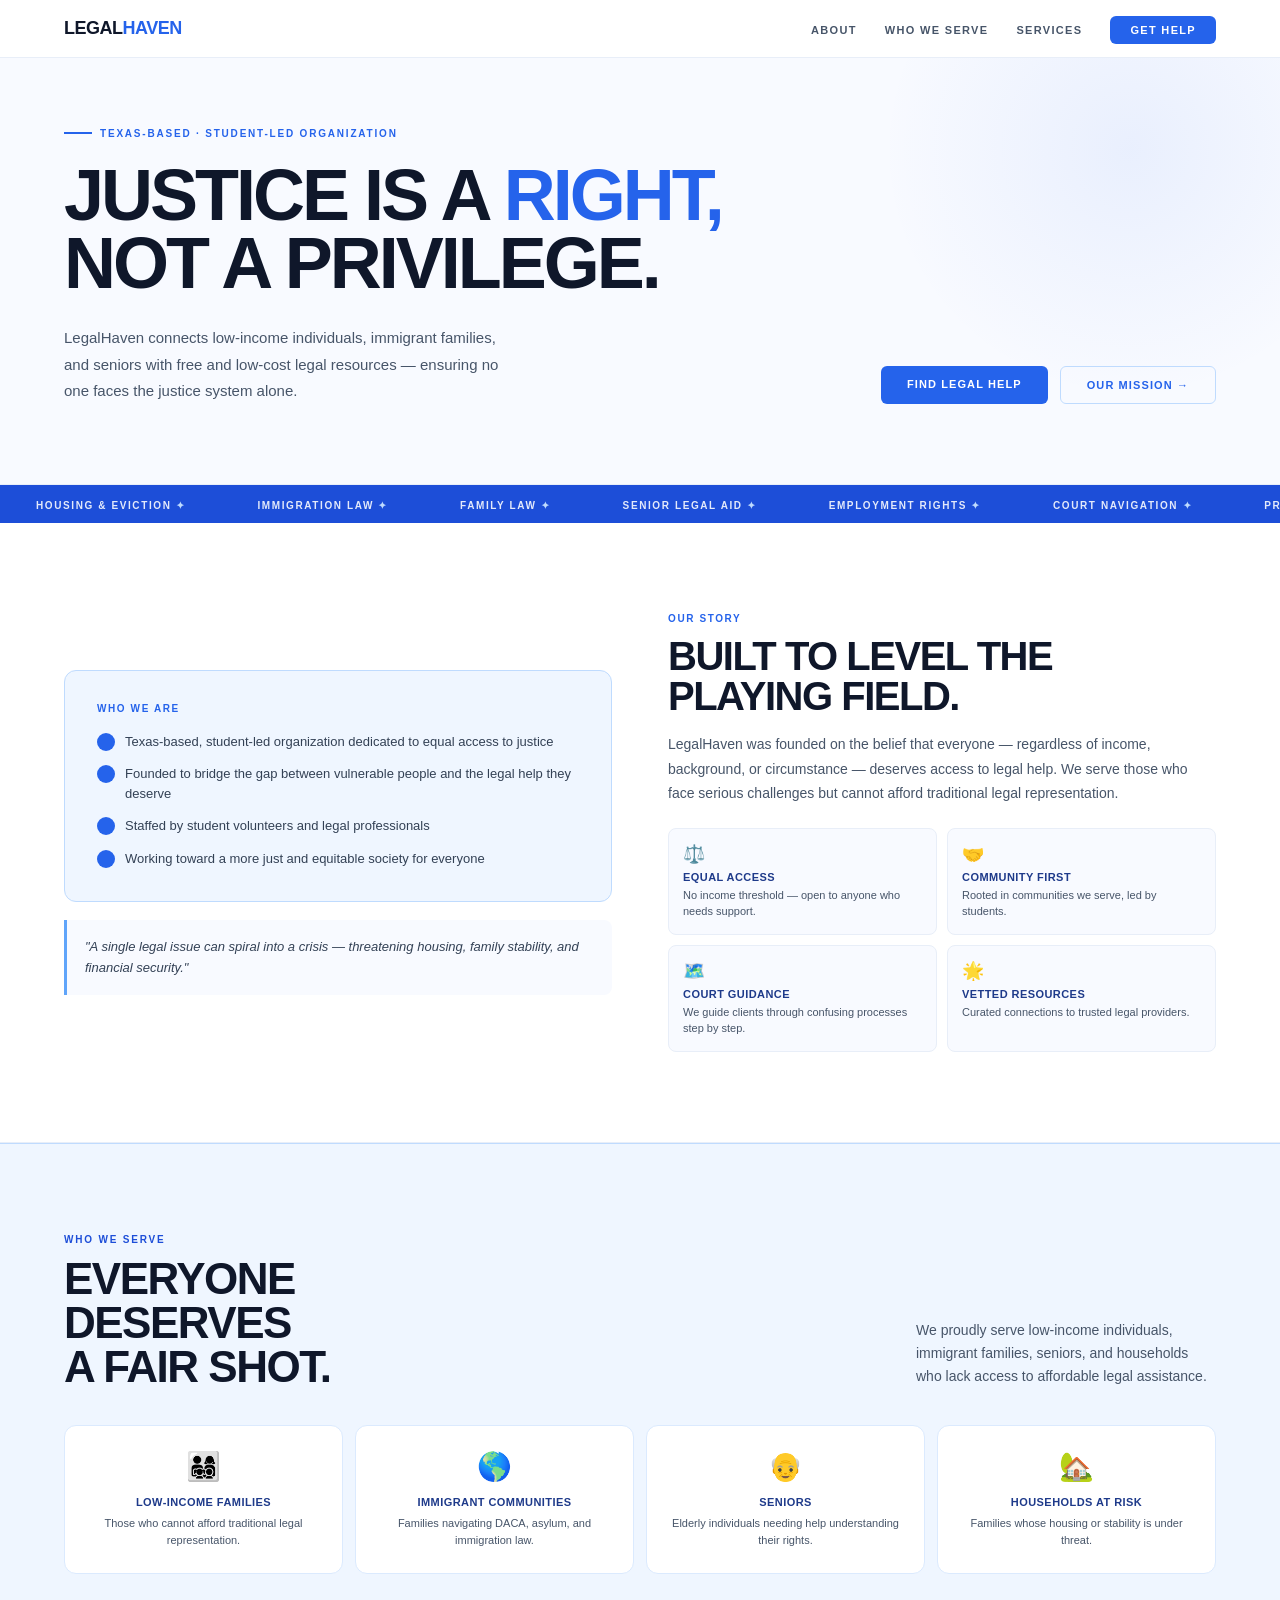
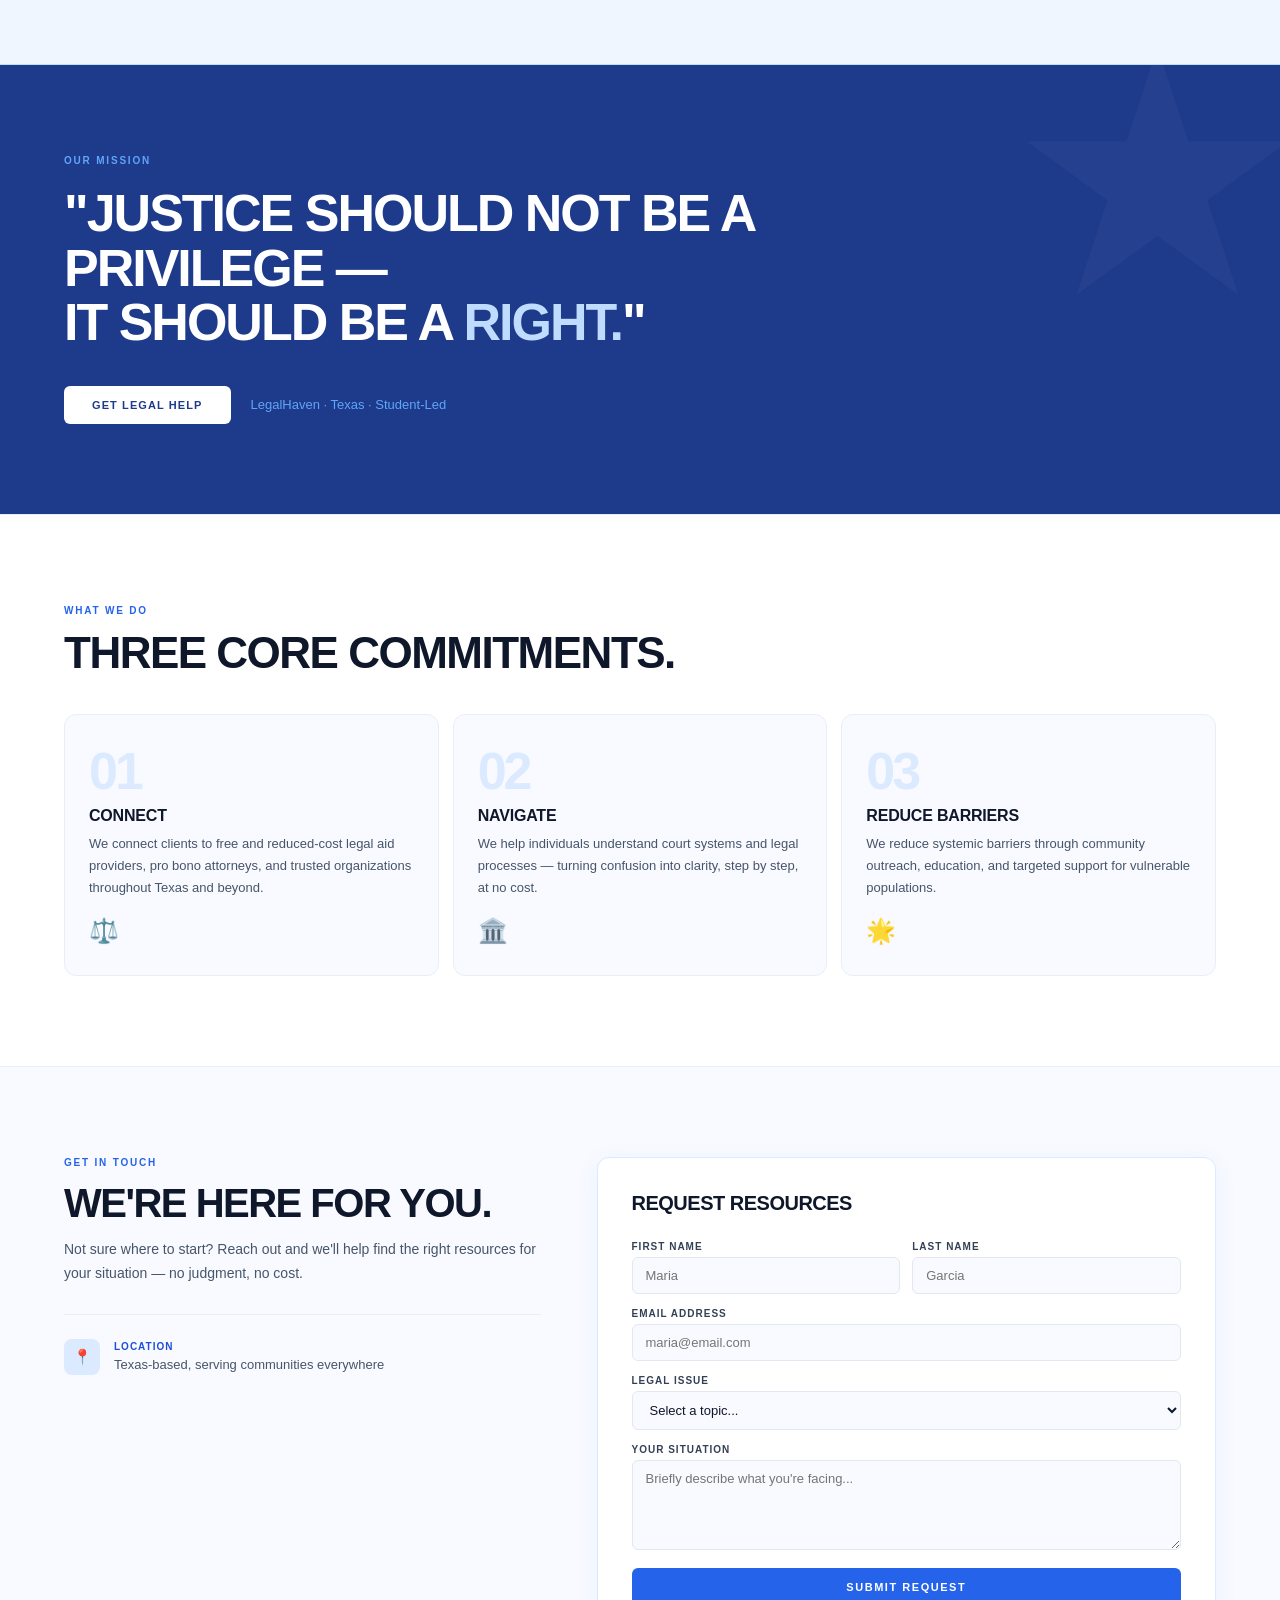
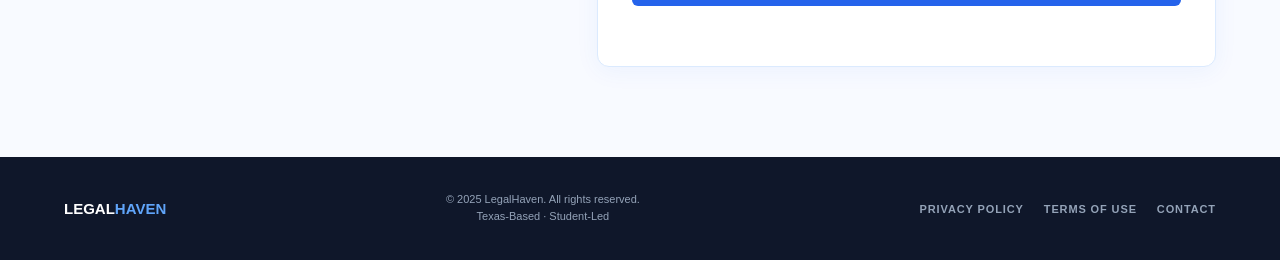
<file: legalhaven-github/index.html>
<!DOCTYPE html>
<html lang="en">
<head>
  <meta charset="UTF-8" />
  <meta name="viewport" content="width=device-width, initial-scale=1.0"/>
  <meta name="description" content="LegalHaven is a Texas-based student-led organization dedicated to ensuring that every person has access to the legal help they need."/>
  <meta property="og:title" content="LegalHaven — Justice for Everyone"/>
  <meta property="og:description" content="Free and low-cost legal resources for everyone. Student-led organization based in Texas."/>
  <meta property="og:type" content="website"/>
  <title>LegalHaven — Justice for Everyone</title>
  <link rel="stylesheet" href="assets/css/styles.css"/>
</head>
<body>

  <nav id="navbar">
    <a href="#" class="nav-logo">Legal<em>Haven</em></a>
    <button class="nav-toggle" id="navToggle" aria-label="Toggle navigation" aria-expanded="false">&#9776;</button>
    <ul class="nav-links" id="navLinks">
      <li><a href="#about">About</a></li>
      <li><a href="#serve">Who We Serve</a></li>
      <li><a href="#services">Services</a></li>
      <li><a href="#contact" class="nav-btn">Get Help</a></li>
    </ul>
  </nav>

  <section id="hero">
    <div class="hero-eyebrow">Texas-Based · Student-Led Organization</div>
    <h1>Justice Is A <span class="blue">Right,</span><br>Not A Privilege.</h1>
    <div class="hero-sub-row">
      <p class="hero-sub">LegalHaven connects low-income individuals, immigrant families, and seniors with free and low-cost legal resources — ensuring no one faces the justice system alone.</p>
      <div class="hero-btns">
        <a href="#services" class="btn-blue">Find Legal Help</a>
        <a href="#about" class="btn-outline">Our Mission →</a>
      </div>
    </div>
  </section>

  <div class="marquee" aria-hidden="true">
    <div class="marquee-inner">
      <span class="marquee-item">Housing &amp; Eviction <span class="marquee-sep">✦</span></span>
      <span class="marquee-item">Immigration Law <span class="marquee-sep">✦</span></span>
      <span class="marquee-item">Family Law <span class="marquee-sep">✦</span></span>
      <span class="marquee-item">Senior Legal Aid <span class="marquee-sep">✦</span></span>
      <span class="marquee-item">Employment Rights <span class="marquee-sep">✦</span></span>
      <span class="marquee-item">Court Navigation <span class="marquee-sep">✦</span></span>
      <span class="marquee-item">Pro Bono Referrals <span class="marquee-sep">✦</span></span>
      <span class="marquee-item">Community Outreach <span class="marquee-sep">✦</span></span>
      <span class="marquee-item">Housing &amp; Eviction <span class="marquee-sep">✦</span></span>
      <span class="marquee-item">Immigration Law <span class="marquee-sep">✦</span></span>
      <span class="marquee-item">Family Law <span class="marquee-sep">✦</span></span>
      <span class="marquee-item">Senior Legal Aid <span class="marquee-sep">✦</span></span>
      <span class="marquee-item">Employment Rights <span class="marquee-sep">✦</span></span>
      <span class="marquee-item">Court Navigation <span class="marquee-sep">✦</span></span>
      <span class="marquee-item">Pro Bono Referrals <span class="marquee-sep">✦</span></span>
      <span class="marquee-item">Community Outreach <span class="marquee-sep">✦</span></span>
    </div>
  </div>

  <section id="about">
    <div class="about-left reveal">
      <div class="about-card">
        <div class="about-card-label">Who We Are</div>
        <ul class="about-list">
          <li>Texas-based, student-led organization dedicated to equal access to justice</li>
          <li>Founded to bridge the gap between vulnerable people and the legal help they deserve</li>
          <li>Staffed by student volunteers and legal professionals</li>
          <li>Working toward a more just and equitable society for everyone</li>
        </ul>
      </div>
      <div class="about-quote">
        <p>"A single legal issue can spiral into a crisis — threatening housing, family stability, and financial security."</p>
      </div>
    </div>
    <div class="about-right reveal">
      <div class="about-right-label">Our Story</div>
      <h2>Built To Level The Playing Field.</h2>
      <p>LegalHaven was founded on the belief that everyone — regardless of income, background, or circumstance — deserves access to legal help. We serve those who face serious challenges but cannot afford traditional legal representation.</p>
      <div class="value-grid">
        <div class="value-item"><div class="icon">⚖️</div><h4>Equal Access</h4><p>No income threshold — open to anyone who needs support.</p></div>
        <div class="value-item"><div class="icon">🤝</div><h4>Community First</h4><p>Rooted in communities we serve, led by students.</p></div>
        <div class="value-item"><div class="icon">🗺️</div><h4>Court Guidance</h4><p>We guide clients through confusing processes step by step.</p></div>
        <div class="value-item"><div class="icon">🌟</div><h4>Vetted Resources</h4><p>Curated connections to trusted legal providers.</p></div>
      </div>
    </div>
  </section>

  <section id="serve">
    <div class="serve-top reveal">
      <div>
        <div class="serve-eyebrow">Who We Serve</div>
        <h2>Everyone<br>Deserves<br>A Fair Shot.</h2>
      </div>
      <p>We proudly serve low-income individuals, immigrant families, seniors, and households who lack access to affordable legal assistance.</p>
    </div>
    <div class="serve-grid">
      <div class="serve-card reveal"><span class="serve-emoji">👨‍👩‍👧‍👦</span><h3>Low-Income Families</h3><p>Those who cannot afford traditional legal representation.</p></div>
      <div class="serve-card reveal"><span class="serve-emoji">🌎</span><h3>Immigrant Communities</h3><p>Families navigating DACA, asylum, and immigration law.</p></div>
      <div class="serve-card reveal"><span class="serve-emoji">👴</span><h3>Seniors</h3><p>Elderly individuals needing help understanding their rights.</p></div>
      <div class="serve-card reveal"><span class="serve-emoji">🏡</span><h3>Households at Risk</h3><p>Families whose housing or stability is under threat.</p></div>
    </div>
  </section>

  <section id="mission">
    <div class="reveal">
      <div class="mission-label">Our Mission</div>
      <h2>"Justice Should Not Be A Privilege —<br>It Should Be A <em>Right.</em>"</h2>
      <div class="mission-cta">
        <a href="#contact" class="btn-white">Get Legal Help</a>
        <span class="mission-tag">LegalHaven · Texas · Student-Led</span>
      </div>
    </div>
  </section>

  <section id="services">
    <div class="svc-header reveal">
      <div class="svc-eyebrow">What We Do</div>
      <h2>Three Core Commitments.</h2>
    </div>
    <div class="svc-grid">
      <div class="svc-card reveal">
        <div class="svc-big-num">01</div>
        <h3>Connect</h3>
        <p>We connect clients to free and reduced-cost legal aid providers, pro bono attorneys, and trusted organizations throughout Texas and beyond.</p>
        <div class="svc-icon">⚖️</div>
      </div>
      <div class="svc-card reveal">
        <div class="svc-big-num">02</div>
        <h3>Navigate</h3>
        <p>We help individuals understand court systems and legal processes — turning confusion into clarity, step by step, at no cost.</p>
        <div class="svc-icon">🏛️</div>
      </div>
      <div class="svc-card reveal">
        <div class="svc-big-num">03</div>
        <h3>Reduce Barriers</h3>
        <p>We reduce systemic barriers through community outreach, education, and targeted support for vulnerable populations.</p>
        <div class="svc-icon">🌟</div>
      </div>
    </div>
  </section>

  <section id="contact">
    <div class="contact-left reveal">
      <div class="contact-eyebrow">Get in Touch</div>
      <h2>We're Here For You.</h2>
      <p>Not sure where to start? Reach out and we'll help find the right resources for your situation — no judgment, no cost.</p>
      <div class="contact-detail">
        <div class="c-icon">📍</div>
        <div>
          <strong>Location</strong>
          <span>Texas-based, serving communities everywhere</span>
        </div>
      </div>
    </div>
    <div class="form-box reveal">
      <h3>Request Resources</h3>
      <form id="contactForm" novalidate>
        <div class="form-row">
          <div class="field"><label for="fname">First Name</label><input type="text" id="fname" placeholder="Maria" required/></div>
          <div class="field"><label for="lname">Last Name</label><input type="text" id="lname" placeholder="Garcia" required/></div>
        </div>
        <div class="field"><label for="email">Email Address</label><input type="email" id="email" placeholder="maria@email.com" required/></div>
        <div class="field">
          <label for="topic">Legal Issue</label>
          <select id="topic" required>
            <option value="">Select a topic...</option>
            <option>Housing &amp; Eviction</option>
            <option>Immigration</option>
            <option>Family Law</option>
            <option>Employment Rights</option>
            <option>Senior Legal Aid</option>
            <option>Benefits &amp; Public Aid</option>
            <option>Other</option>
          </select>
        </div>
        <div class="field"><label for="message">Your Situation</label><textarea id="message" placeholder="Briefly describe what you're facing..."></textarea></div>
        <button type="submit" class="submit-btn">Submit Request</button>
        <p class="form-note" id="formNote" aria-live="polite"></p>
      </form>
    </div>
  </section>

  <footer>
    <div class="footer-logo">Legal<em>Haven</em></div>
    <p>© 2025 LegalHaven. All rights reserved.<br>Texas-Based · Student-Led</p>
    <ul class="footer-links">
      <li><a href="#">Privacy Policy</a></li>
      <li><a href="#">Terms of Use</a></li>
      <li><a href="#contact">Contact</a></li>
    </ul>
  </footer>

  <script src="assets/js/main.js"></script>
</body>
</html>
</file>
<file: legalhaven-github/assets/css/styles.css>
*, *::before, *::after { box-sizing: border-box; margin: 0; padding: 0; }

:root {
  --blue-900: #0f172a;
  --blue-800: #1e3a8a;
  --blue-700: #1d4ed8;
  --blue-600: #2563eb;
  --blue-400: #60a5fa;
  --blue-200: #bfdbfe;
  --blue-100: #dbeafe;
  --blue-50:  #eff6ff;
  --blue-25:  #f8faff;
  --white:    #ffffff;
  --gray-700: #334155;
  --gray-600: #475569;
  --gray-400: #94a3b8;
  --gray-200: #e2e8f0;
  --gray-100: #e8eef8;
}

html { scroll-behavior: smooth; }

body {
  font-family: 'Arial Black', 'Helvetica Neue', sans-serif;
  color: var(--blue-900);
  background: var(--white);
  overflow-x: hidden;
}

a { text-decoration: none; color: inherit; }

.reveal {
  opacity: 0;
  transform: translateY(22px);
  transition: opacity 0.7s ease, transform 0.7s ease;
}
.reveal.visible { opacity: 1; transform: translateY(0); }

/* ── NAV ── */
nav {
  position: fixed;
  top: 0; left: 0; right: 0;
  z-index: 500;
  display: flex;
  align-items: center;
  justify-content: space-between;
  padding: 18px 5%;
  background: rgba(255,255,255,0.97);
  backdrop-filter: blur(16px);
  border-bottom: 1px solid var(--gray-100);
  transition: box-shadow 0.2s;
}
nav.scrolled { box-shadow: 0 2px 20px rgba(37,99,235,0.08); }

.nav-logo {
  font-size: 18px;
  font-weight: 900;
  color: var(--blue-900);
  letter-spacing: -0.5px;
  text-transform: uppercase;
}
.nav-logo em { color: var(--blue-600); font-style: normal; }

.nav-links {
  display: flex;
  align-items: center;
  gap: 28px;
  list-style: none;
}
.nav-links a {
  font-size: 11px;
  font-weight: 700;
  letter-spacing: 0.12em;
  text-transform: uppercase;
  color: var(--gray-600);
  transition: color 0.2s;
}
.nav-links a:hover { color: var(--blue-600); }

.nav-btn {
  background: var(--blue-600) !important;
  color: var(--white) !important;
  padding: 8px 20px !important;
  border-radius: 6px !important;
}
.nav-btn:hover { background: var(--blue-700) !important; }

.nav-toggle {
  display: none;
  background: none;
  border: none;
  font-size: 1.4rem;
  color: var(--blue-600);
  cursor: pointer;
}

/* ── HERO ── */
#hero {
  background: var(--blue-25);
  padding: 120px 5% 80px;
  position: relative;
  overflow: hidden;
  border-bottom: 1px solid var(--gray-100);
}
#hero::before {
  content: '';
  position: absolute;
  top: -100px; right: -100px;
  width: 500px; height: 500px;
  border-radius: 50%;
  background: radial-gradient(circle, rgba(37,99,235,0.07) 0%, transparent 70%);
  pointer-events: none;
}

.hero-eyebrow {
  display: inline-flex;
  align-items: center;
  gap: 8px;
  font-size: 10px;
  font-weight: 700;
  letter-spacing: 0.18em;
  text-transform: uppercase;
  color: var(--blue-600);
  margin-bottom: 22px;
  animation: fadeUp 0.8s ease 0.1s both;
}
.hero-eyebrow::before { content: ''; width: 28px; height: 2px; background: var(--blue-600); }

#hero h1 {
  font-size: clamp(44px, 7vw, 72px);
  font-weight: 900;
  line-height: 0.95;
  letter-spacing: -3px;
  color: var(--blue-900);
  text-transform: uppercase;
  animation: fadeUp 0.8s ease 0.2s both;
}
#hero h1 .blue { color: var(--blue-600); }

.hero-sub-row {
  display: flex;
  align-items: flex-end;
  justify-content: space-between;
  padding-top: 28px;
  gap: 40px;
  animation: fadeUp 0.8s ease 0.35s both;
}
.hero-sub {
  font-family: Arial, sans-serif;
  font-size: 15px;
  color: var(--gray-600);
  line-height: 1.75;
  max-width: 440px;
  font-weight: 400;
}
.hero-btns { display: flex; gap: 12px; flex-shrink: 0; flex-wrap: wrap; }

.btn-blue {
  background: var(--blue-600);
  color: var(--white);
  padding: 12px 26px;
  border-radius: 6px;
  font-size: 11px;
  font-weight: 700;
  letter-spacing: 0.1em;
  text-transform: uppercase;
  cursor: pointer;
  display: inline-block;
  transition: background 0.2s, transform 0.15s;
}
.btn-blue:hover { background: var(--blue-700); transform: translateY(-1px); }

.btn-outline {
  background: transparent;
  color: var(--blue-600);
  padding: 12px 26px;
  border-radius: 6px;
  font-size: 11px;
  font-weight: 700;
  letter-spacing: 0.1em;
  text-transform: uppercase;
  cursor: pointer;
  display: inline-block;
  border: 1.5px solid var(--blue-200);
  transition: border-color 0.2s, background 0.2s;
}
.btn-outline:hover { border-color: var(--blue-600); background: var(--blue-50); }

@keyframes fadeUp {
  from { opacity: 0; transform: translateY(24px); }
  to   { opacity: 1; transform: translateY(0); }
}

/* ── MARQUEE ── */
.marquee { background: var(--blue-700); padding: 10px 0; overflow: hidden; white-space: nowrap; }
.marquee-inner { display: inline-flex; animation: scroll 22s linear infinite; }
.marquee:hover .marquee-inner { animation-play-state: paused; }
.marquee-item {
  font-size: 10px;
  font-weight: 700;
  letter-spacing: 0.16em;
  text-transform: uppercase;
  color: rgba(255,255,255,0.88);
  padding: 0 36px;
}
.marquee-sep { color: var(--blue-200); }
@keyframes scroll { from { transform: translateX(0); } to { transform: translateX(-50%); } }

/* ── ABOUT ── */
#about {
  background: var(--white);
  padding: 90px 5%;
  display: grid;
  grid-template-columns: 1fr 1fr;
  gap: 56px;
  align-items: center;
  border-bottom: 1px solid var(--gray-100);
}
.about-card { background: var(--blue-50); border-radius: 12px; padding: 32px; border: 1px solid var(--blue-200); }
.about-card-label { font-size: 10px; font-weight: 700; letter-spacing: 0.16em; text-transform: uppercase; color: var(--blue-600); margin-bottom: 18px; }
.about-list { list-style: none; display: flex; flex-direction: column; gap: 12px; }
.about-list li { display: flex; align-items: flex-start; gap: 10px; font-family: Arial,sans-serif; font-size: 13px; color: var(--gray-700); line-height: 1.55; }
.about-list li::before { content: ''; width: 18px; height: 18px; min-width: 18px; background: var(--blue-600); border-radius: 50%; margin-top: 1px; }
.about-quote { margin-top: 18px; padding: 16px 18px; border-left: 3px solid var(--blue-400); background: var(--blue-25); border-radius: 0 8px 8px 0; }
.about-quote p { font-family: Arial,sans-serif; font-size: 13px; color: var(--gray-700); font-style: italic; line-height: 1.65; }
.about-right-label { font-size: 10px; font-weight: 700; letter-spacing: 0.16em; text-transform: uppercase; color: var(--blue-600); margin-bottom: 12px; }
.about-right h2 { font-size: clamp(28px, 3.5vw, 40px); font-weight: 900; color: var(--blue-900); letter-spacing: -1.5px; text-transform: uppercase; margin-bottom: 16px; line-height: 1.0; }
.about-right > p { font-family: Arial,sans-serif; font-size: 14px; color: var(--gray-600); line-height: 1.75; }
.value-grid { display: grid; grid-template-columns: 1fr 1fr; gap: 10px; margin-top: 22px; }
.value-item { background: var(--blue-25); border-radius: 8px; padding: 14px; border: 1px solid var(--gray-100); transition: border-color 0.2s; }
.value-item:hover { border-color: var(--blue-200); }
.value-item .icon { font-size: 18px; margin-bottom: 6px; }
.value-item h4 { font-size: 11px; font-weight: 700; color: var(--blue-800); text-transform: uppercase; letter-spacing: 0.04em; margin-bottom: 4px; }
.value-item p { font-family: Arial,sans-serif; font-size: 11px; color: var(--gray-600); line-height: 1.5; }

/* ── SERVE ── */
#serve { background: var(--blue-50); padding: 90px 5%; border-top: 1px solid var(--blue-200); border-bottom: 1px solid var(--blue-200); }
.serve-top { display: flex; align-items: flex-end; justify-content: space-between; margin-bottom: 36px; gap: 40px; }
.serve-eyebrow { font-size: 10px; font-weight: 700; letter-spacing: 0.18em; text-transform: uppercase; color: var(--blue-700); margin-bottom: 12px; }
.serve-top h2 { font-size: clamp(32px, 4vw, 44px); font-weight: 900; color: var(--blue-900); letter-spacing: -1.5px; text-transform: uppercase; line-height: 1.0; }
.serve-top > p { font-family: Arial,sans-serif; font-size: 14px; color: var(--gray-600); max-width: 300px; line-height: 1.65; }
.serve-grid { display: grid; grid-template-columns: repeat(4, 1fr); gap: 12px; }
.serve-card { background: var(--white); border-radius: 12px; padding: 24px 16px; border: 1px solid var(--blue-100); text-align: center; transition: border-color 0.2s, box-shadow 0.2s, transform 0.2s; }
.serve-card:hover { border-color: var(--blue-600); box-shadow: 0 4px 20px rgba(37,99,235,0.1); transform: translateY(-3px); }
.serve-emoji { font-size: 28px; margin-bottom: 12px; display: block; }
.serve-card h3 { font-size: 11px; font-weight: 700; color: var(--blue-800); text-transform: uppercase; letter-spacing: 0.04em; margin-bottom: 6px; line-height: 1.3; }
.serve-card p { font-family: Arial,sans-serif; font-size: 11px; color: var(--gray-600); line-height: 1.55; }

/* ── MISSION ── */
#mission { background: var(--blue-800); padding: 90px 5%; position: relative; overflow: hidden; }
#mission::before { content: '★'; position: absolute; right: -30px; top: -60px; font-size: 340px; color: rgba(255,255,255,0.03); line-height: 1; pointer-events: none; }
.mission-label { font-size: 10px; font-weight: 700; letter-spacing: 0.18em; text-transform: uppercase; color: var(--blue-400); margin-bottom: 20px; }
#mission h2 { font-size: clamp(30px, 4.5vw, 52px); font-weight: 900; line-height: 1.05; letter-spacing: -2px; color: var(--white); text-transform: uppercase; max-width: 850px; }
#mission h2 em { color: var(--blue-200); font-style: normal; }
.mission-cta { margin-top: 36px; display: flex; gap: 20px; align-items: center; flex-wrap: wrap; }
.btn-white { background: var(--white); color: var(--blue-800); padding: 13px 28px; border-radius: 6px; font-size: 11px; font-weight: 700; letter-spacing: 0.1em; text-transform: uppercase; cursor: pointer; display: inline-block; transition: background 0.2s, transform 0.15s; }
.btn-white:hover { background: var(--blue-50); transform: translateY(-1px); }
.mission-tag { font-family: Arial,sans-serif; font-size: 13px; color: var(--blue-400); }

/* ── SERVICES ── */
#services { background: var(--white); padding: 90px 5%; border-top: 1px solid var(--gray-100); }
.svc-eyebrow { font-size: 10px; font-weight: 700; letter-spacing: 0.18em; text-transform: uppercase; color: var(--blue-600); margin-bottom: 12px; }
.svc-header h2 { font-size: clamp(30px, 4vw, 44px); font-weight: 900; color: var(--blue-900); letter-spacing: -1.5px; text-transform: uppercase; margin-bottom: 36px; }
.svc-grid { display: grid; grid-template-columns: repeat(3, 1fr); gap: 14px; }
.svc-card { background: var(--blue-25); border-radius: 12px; padding: 30px 24px; border: 1px solid var(--gray-100); transition: border-color 0.2s, box-shadow 0.2s, transform 0.2s; }
.svc-card:hover { border-color: var(--blue-600); box-shadow: 0 4px 24px rgba(37,99,235,0.08); transform: translateY(-3px); }
.svc-big-num { font-size: 52px; font-weight: 900; color: var(--blue-100); line-height: 1; margin-bottom: 10px; letter-spacing: -3px; }
.svc-card h3 { font-size: 16px; font-weight: 700; color: var(--blue-900); text-transform: uppercase; letter-spacing: -0.2px; margin-bottom: 8px; }
.svc-card p { font-family: Arial,sans-serif; font-size: 13px; color: var(--gray-600); line-height: 1.7; }
.svc-icon { font-size: 24px; margin-top: 18px; }

/* ── CONTACT ── */
#contact { background: var(--blue-25); padding: 90px 5%; display: grid; grid-template-columns: 1fr 1.3fr; gap: 56px; align-items: start; border-top: 1px solid var(--gray-100); }
.contact-eyebrow { font-size: 10px; font-weight: 700; letter-spacing: 0.18em; text-transform: uppercase; color: var(--blue-600); margin-bottom: 14px; }
.contact-left h2 { font-size: clamp(28px, 3.5vw, 40px); font-weight: 900; color: var(--blue-900); letter-spacing: -1.5px; text-transform: uppercase; line-height: 1.05; margin-bottom: 14px; }
.contact-left > p { font-family: Arial,sans-serif; font-size: 14px; color: var(--gray-600); line-height: 1.7; }
.contact-detail { display: flex; align-items: center; gap: 14px; margin-top: 28px; padding-top: 24px; border-top: 1px solid var(--gray-100); }
.c-icon { width: 36px; height: 36px; background: var(--blue-100); border-radius: 8px; display: flex; align-items: center; justify-content: center; font-size: 15px; flex-shrink: 0; }
.contact-detail strong { display: block; font-size: 10px; font-weight: 700; letter-spacing: 0.1em; text-transform: uppercase; color: var(--blue-700); margin-bottom: 3px; }
.contact-detail span { font-family: Arial,sans-serif; font-size: 13px; color: var(--gray-600); }
.form-box { background: var(--white); border-radius: 12px; padding: 34px; border: 1px solid var(--blue-100); box-shadow: 0 4px 24px rgba(37,99,235,0.06); }
.form-box h3 { font-size: 20px; font-weight: 900; color: var(--blue-900); text-transform: uppercase; letter-spacing: -0.5px; margin-bottom: 26px; }
.form-row { display: grid; grid-template-columns: 1fr 1fr; gap: 12px; }
.field { display: flex; flex-direction: column; gap: 5px; margin-bottom: 14px; }
label { font-size: 10px; font-weight: 700; letter-spacing: 0.1em; text-transform: uppercase; color: var(--gray-700); }
input, select, textarea { border: 1.5px solid var(--gray-200); border-radius: 6px; padding: 10px 13px; font-family: Arial,sans-serif; font-size: 13px; color: var(--blue-900); background: var(--blue-25); outline: none; width: 100%; transition: border-color 0.2s, background 0.2s; }
input:focus, select:focus, textarea:focus { border-color: var(--blue-600); background: var(--white); box-shadow: 0 0 0 3px rgba(37,99,235,0.08); }
input.error, select.error, textarea.error { border-color: #dc2626; }
textarea { resize: vertical; min-height: 90px; }
.submit-btn { width: 100%; background: var(--blue-600); color: var(--white); border: none; border-radius: 6px; padding: 13px; font-family: 'Arial Black',sans-serif; font-size: 11px; font-weight: 700; letter-spacing: 0.14em; text-transform: uppercase; cursor: pointer; margin-top: 4px; transition: background 0.2s, transform 0.15s; }
.submit-btn:hover { background: var(--blue-700); transform: translateY(-1px); }
.submit-btn:disabled { opacity: 0.6; cursor: not-allowed; transform: none; }
.form-note { font-family: Arial,sans-serif; font-size: 13px; margin-top: 10px; text-align: center; min-height: 1.2em; }
.form-note.success { color: #16a34a; }
.form-note.error { color: #dc2626; }

/* ── FOOTER ── */
footer { background: var(--blue-900); padding: 34px 5%; display: flex; justify-content: space-between; align-items: center; flex-wrap: wrap; gap: 16px; }
.footer-logo { font-size: 15px; font-weight: 900; color: var(--white); text-transform: uppercase; }
.footer-logo em { color: var(--blue-400); font-style: normal; }
footer p { font-family: Arial,sans-serif; font-size: 11px; color: var(--gray-400); text-align: center; line-height: 1.6; }
.footer-links { display: flex; gap: 20px; list-style: none; }
.footer-links a { font-size: 11px; font-weight: 700; letter-spacing: 0.08em; text-transform: uppercase; color: var(--gray-400); transition: color 0.2s; }
.footer-links a:hover { color: var(--blue-400); }

/* ── RESPONSIVE ── */
@media (max-width: 960px) {
  #about, #contact { grid-template-columns: 1fr; gap: 36px; }
  .serve-top { flex-direction: column; align-items: flex-start; }
  .svc-grid { grid-template-columns: 1fr 1fr; }
  .nav-links { display: none; }
  .nav-links.open { display: flex; flex-direction: column; position: absolute; top: 100%; left: 0; right: 0; background: var(--white); padding: 20px 5%; gap: 14px; border-bottom: 1px solid var(--gray-100); box-shadow: 0 8px 24px rgba(37,99,235,0.08); }
  .nav-toggle { display: block; }
  footer { flex-direction: column; align-items: center; text-align: center; }
  .footer-links { justify-content: center; }
  .hero-sub-row { flex-direction: column; align-items: flex-start; gap: 24px; }
}
@media (max-width: 640px) {
  .serve-grid { grid-template-columns: 1fr 1fr; }
  .svc-grid { grid-template-columns: 1fr; }
  .form-row { grid-template-columns: 1fr; }
  .value-grid { grid-template-columns: 1fr; }
  #hero { padding-top: 100px; }
}
@media (max-width: 400px) { .serve-grid { grid-template-columns: 1fr; } }
@media (prefers-reduced-motion: reduce) {
  *, *::before, *::after { animation-duration: 0.01ms !important; transition-duration: 0.01ms !important; }
  .marquee-inner { animation: none; }
  .reveal { opacity: 1; transform: none; }
}
</file>
